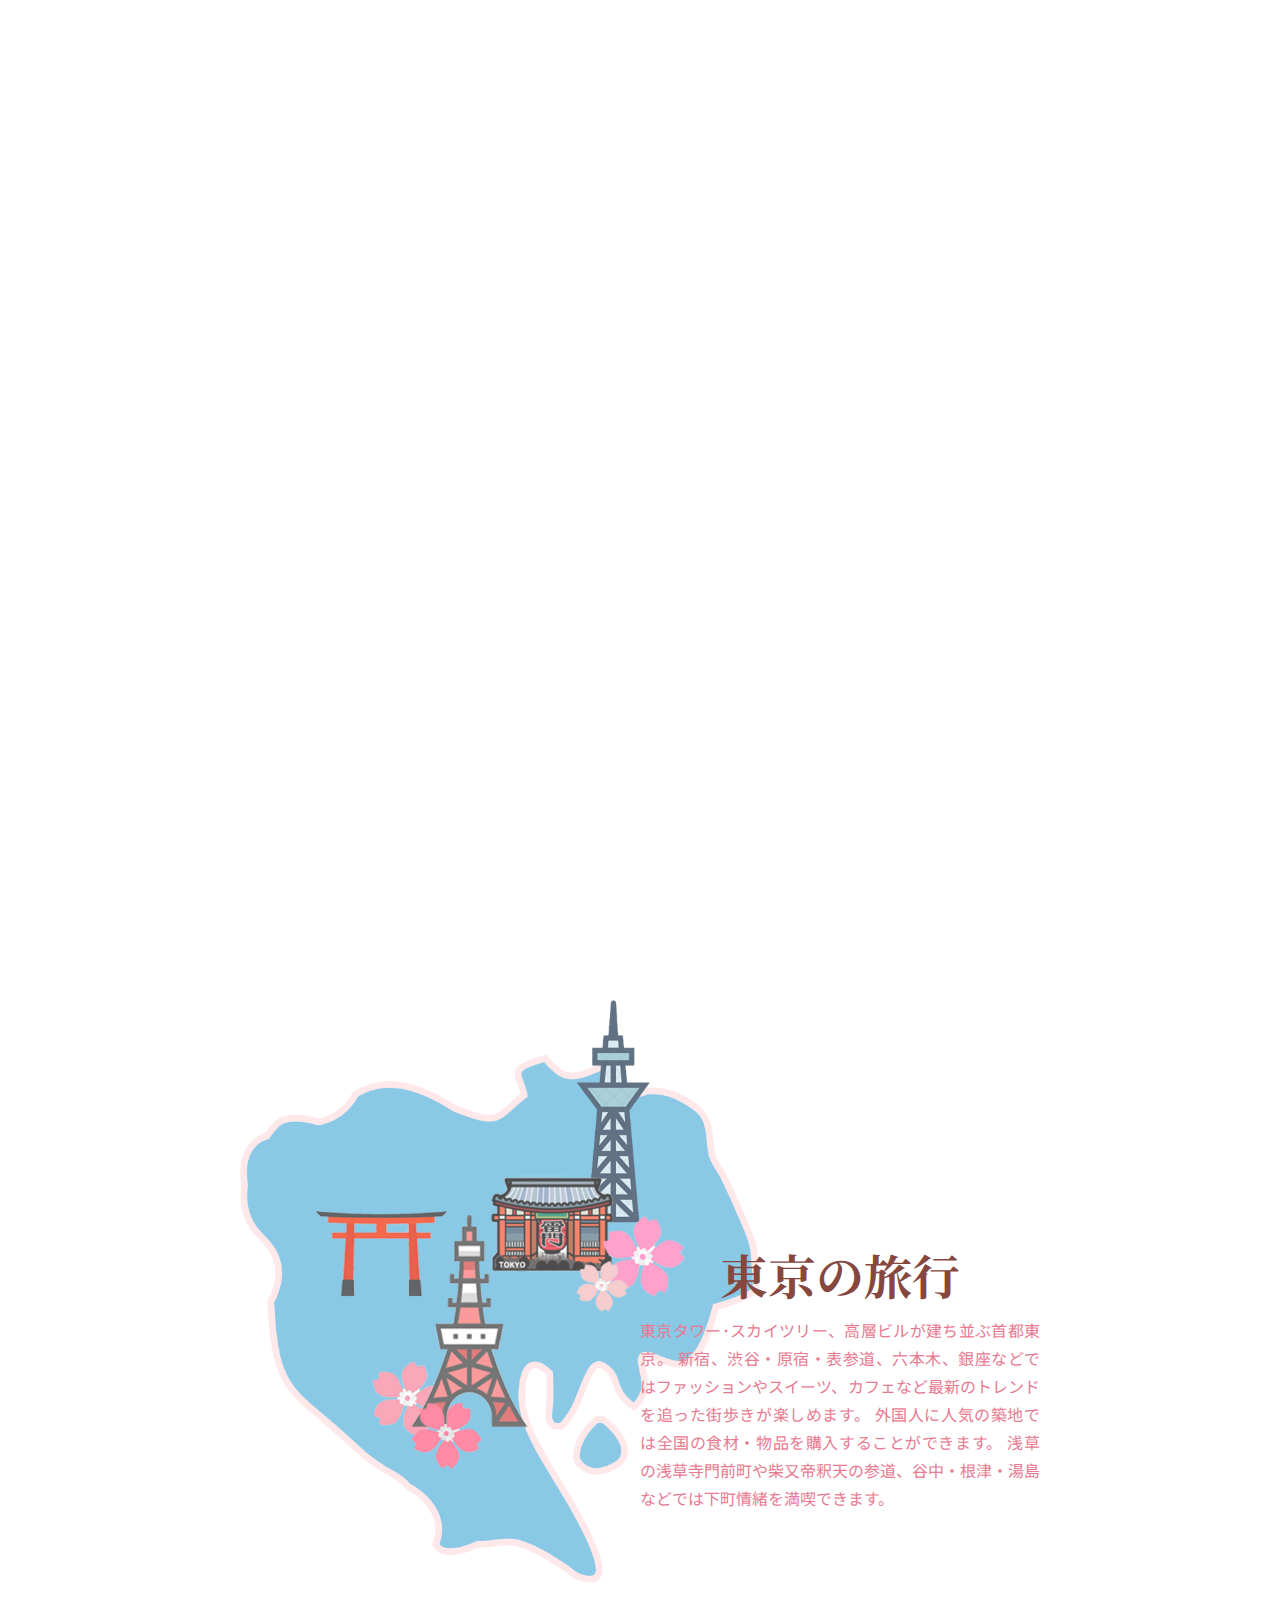
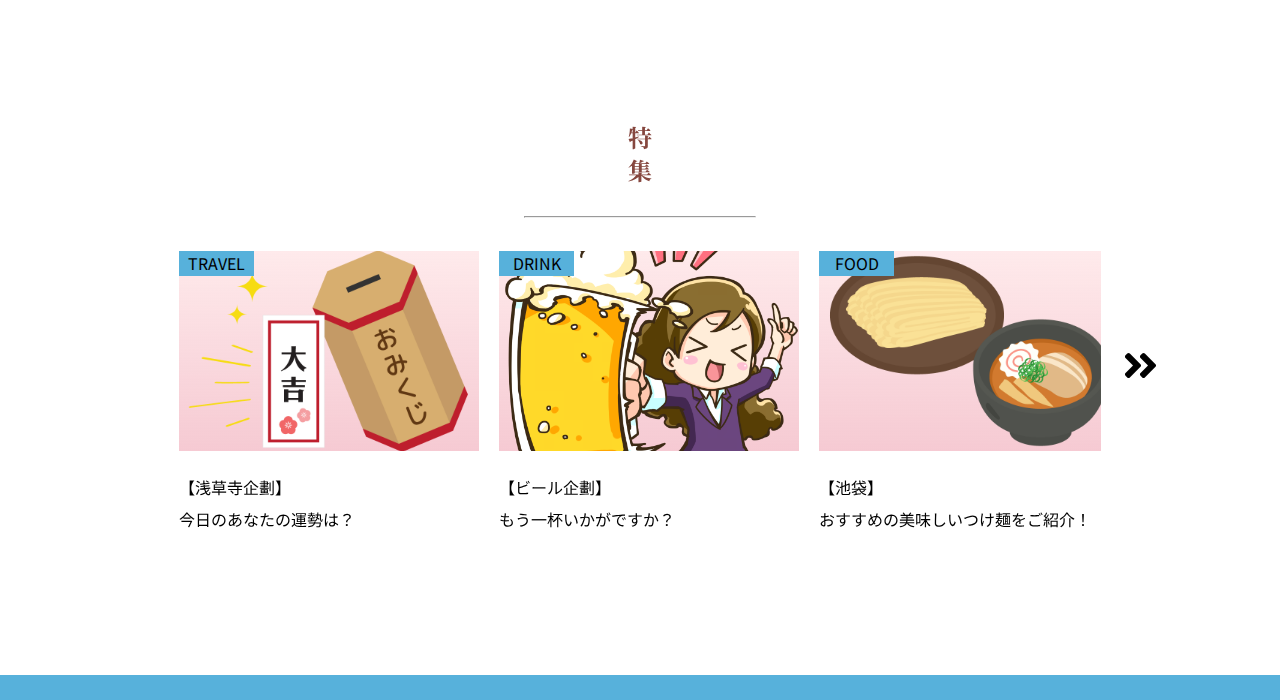
<file: index.html>
<!DOCTYPE html>
<html lang="en">

<head>
    <meta charset="UTF-8">
    <meta name="viewport" content="width=device-width, initial-scale=1.0">
    <title>Tokyo</title>

    <!-- font-awesome5.15.1 -->
    <link href="https://cdn.bootcdn.net/ajax/libs/font-awesome/5.15.1/css/all.css" rel="stylesheet">

    <style>
        @import "./CSS/same.css";
        @import "./CSS/index.css";
    </style>
</head>

<body>
    <img id="openBodyImg" src="./image/indexImg/LOGO_open.png" alt="">
    <div class="openBody"></div>
    <div class="openBody"></div>
    <div class="openBody"></div>
    <!-- <div class="closeBody"></div> -->

    <!-- 輪播區 -->
    <!-- hero section design -->
    <header>
        <div class="showSide"></div>
        <div class="showSide"></div>
        <div class="showSide"></div>
        <div class="showSide"></div>
    </header>
    <!-- 右上角ICON -->
    <!-- ICON點擊後出現全區連結區 -->
    <div id="myNavBox" class="overMenu">
        <div class="overMenuLink">
            <a href="./index.html">Home</a>
            <a href="#showBox">特集</a>
            <a href="./omikuji.html">【浅草寺企劃】</a>
            <a href="./beer.html">【ビール企劃】</a>

        </div>
        <!-- ICON按鈕 -->
        <div class="iconMenu" onclick="myIconBtn(this)">
            <div class="iconBox"></div>
            <div class="iconBox"></div>
            <div class="iconBox"></div>
        </div>
    </div>
    <div id="logoTokyo"></div>
    <!-- 主形象區 -->
    <section id="keyshow">
        <div class="keyshowInfo">
            <img src="./image/indexImg/tokyoMap.png" alt="">
        </div>
        <div class="keyshowInfo">東京の旅行</div>
        <div class="keyshowInfo">
            <p>
                東京タワー･スカイツリー、高層ビルが建ち並ぶ首都東京。
                新宿、渋谷・原宿・表参道、六本木、銀座などではファッションやスイーツ、カフェなど最新のトレンドを追った街歩きが楽しめます。
                外国人に人気の築地では全国の食材・物品を購入することができます。
                浅草の浅草寺門前町や柴又帝釈天の参道、谷中・根津・湯島などでは下町情緒を満喫できます。
            </p>
        </div>
    </section>
    <!-- 特集介紹區 -->
    <div id="spacial">
        <div id="spacialTitle">特集</div>
        <hr>
        <!-- 左右移動 -->
        <div id="forRightIcon" onclick="forRight()"><i class="fas fa-angle-double-right" style="font-size:40px;"></i>
        </div>
        <div id="forLeftIcon" onclick="forLeft()"><i class="fas fa-angle-double-left" style="font-size:40px;"></i>
        </div>
        <div id="spacialpage">
            <div id="showBox">
                <div class="sliderBox">
                    <a href="./omikuji.html">
                        <div>
                            <div>TRAVEL</div>
                            <img class="isImg" src="./image/indexImg/omikuji.png" alt="">
                        </div>
                        <div>【浅草寺企劃】<br>今日のあなたの運勢は？</div>
                    </a>
                </div>
                <div class="sliderBox">
                    <a href="./beer.html">
                        <div>
                            <div>DRINK</div>
                            <img src="./image/indexImg/izakaya_beer.png" alt="">
                        </div>
                        <div>【ビール企劃】<br>もう一杯いかがですか？</div>
                    </a>
                </div>
                <div class="sliderBox">
                    <a href="">
                        <div>
                            <div>FOOD</div>
                            <img src="./image/indexImg/tsukemen.png" alt="">
                        </div>
                        <div>【池袋】<br>おすすめの美味しいつけ麺をご紹介！</div>
                    </a>
                </div>
                <div class="sliderBox">
                    <a href="">
                        <div><img src="./image/indexImg/kouji.png" alt=""></div>
                        <div>ただいまサイト準備中<br>ご理解とご協力をお願い致します。</div>
                    </a>
                </div>
                <div class="sliderBox">
                    <a href="">
                        <div><img src="./image/indexImg/kouji.png" alt=""></div>
                        <div>ただいまサイト準備中<br>ご理解とご協力をお願い致します。</div>
                    </a>
                </div>
                <div class="sliderBox">
                    <a href="">
                        <div><img src="./image/indexImg/kouji.png" alt=""></div>
                        <div>ただいまサイト準備中<br>ご理解とご協力をお願い致します。</div>
                    </a>
                </div>
            </div>
        </div>
    </div>
    <footer></footer>
    <script src="./JavaScript/index.js" defer></script>

</body>

</html>
</file>
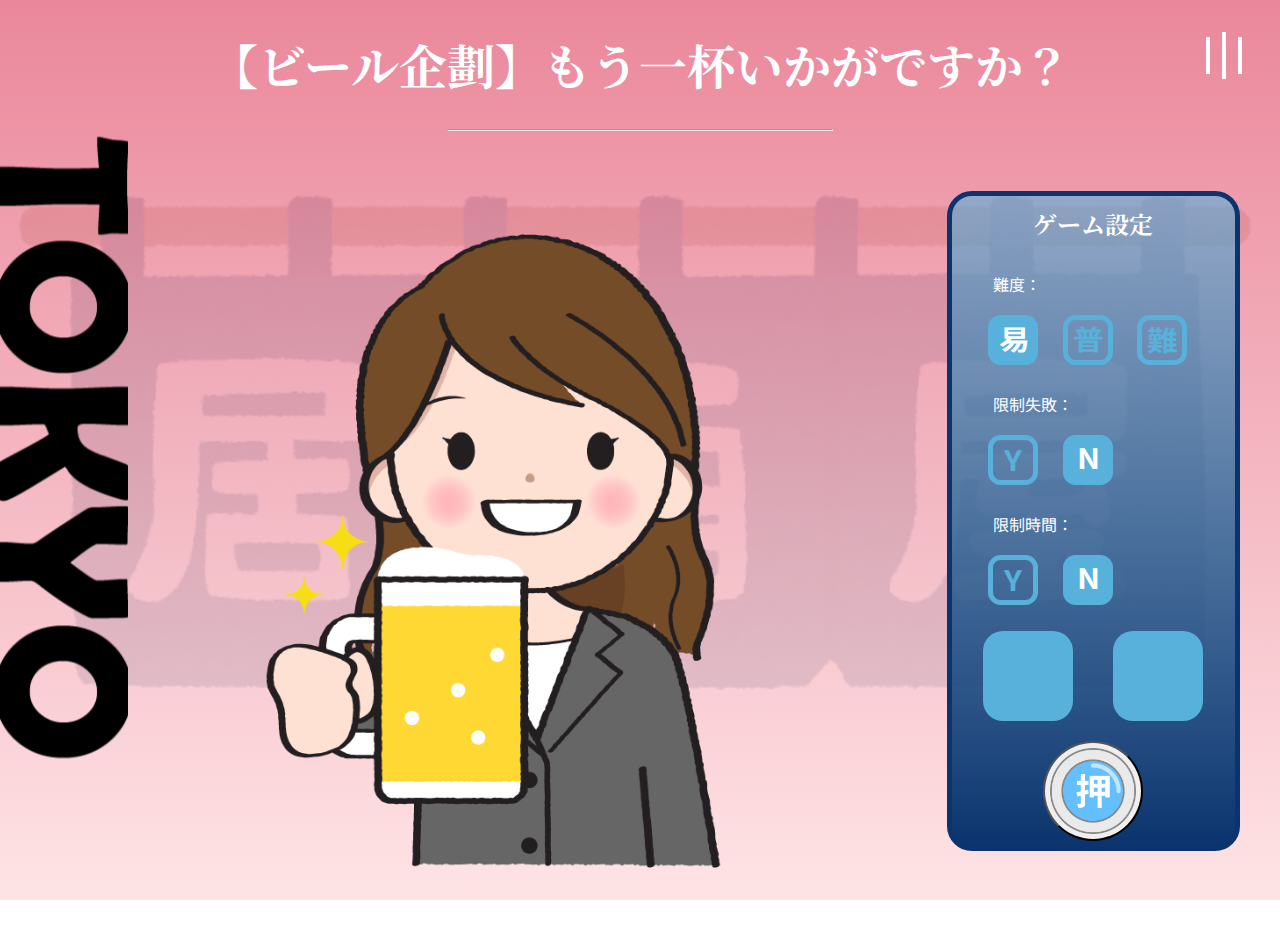
<file: beer.html>
<!DOCTYPE html>
<html lang="en">

<head>
    <meta charset="UTF-8">
    <meta name="viewport" content="width=device-width, initial-scale=1.0">
    <title>ビール</title>
    <style>
        @import "./CSS/same.css";
        @import "./CSS/beer.css";
    </style>
</head>

<body>
    <img id="openBodyImg" src="./image/indexImg/LOGO_open.png" alt="">
    <div class="openBody"></div>
    <div class="openBody"></div>
    <div class="openBody"></div>
    <!-- ICON點擊後出現全區連結區 -->
    <div id="myNavBox" class="overMenu">
        <div class="overMenuLink">
            <a href="./index.html">Home</a>
            <a href="./index.html#showBox">特集</a>
            <a href="./omikuji.html">【浅草寺企劃】</a>
        </div>
        <!-- ICON按鈕 -->
        <div class="iconMenu" onclick="myIconBtn(this)">
            <div class="iconBox"></div>
            <div class="iconBox"></div>
            <div class="iconBox"></div>
        </div>
    </div>
    <div id="logoTokyo"></div>
    <div id="thisTitle">【ビール企劃】もう一杯いかがですか？</div>
    <hr>
    <div class="beerCardGame">
        <div id="gameZone">
            <div id="box"></div>
            <div id="boxImg"></div>
            <div id="finish">
                <img id="spacebeer" src="./image/beerImg/mug_space.png" alt=""><img id="fullbeer"
                    src="./image/beerImg/mug_full.png" alt="">
            </div>
            <div id="kanpai"><img src="./image/beerImg/beer_kanpai.png" alt=""></div>
        </div>
        <div id="gamePanel">
            <div>ゲーム設定</div>
            <div class="gameRadio">
                <p>難度：</p>
                <input type="radio" checked name="diffRadio" class="gameDiff" id="setEasy" value="4">
                <label for="setEasy"><svg xmlns="http://www.w3.org/2000/svg" xmlns:xlink="http://www.w3.org/1999/xlink"
                        width="58.5px" height="58.5px">
                        <path fill-rule="evenodd" stroke="var(--tokyoColor01)" stroke-width="5px" stroke-linecap="butt"
                            stroke-linejoin="miter" fill="none"
                            d="M15.500,5.500 L40.500,5.500 C46.023,5.500 50.500,9.977 50.500,15.500 L50.500,40.500 C50.500,46.023 46.023,50.500 40.500,50.500 L15.500,50.500 C9.977,50.500 5.500,46.023 5.500,40.500 L5.500,15.500 C5.500,9.977 9.977,5.500 15.500,5.500 Z" />
                        <text kerning="auto" font-family="Adobe Fan Heiti Std" fill="var(--tokyoColor01)"
                            transform="matrix( 1.43097281198396, 0, 0, 1.30072592031918,14.4259169033086, 38.1715475805333)"
                            font-size="21.526px">
                            <tspan font-size="21.526px" font-family="Noto Sans JP" font-weight="bold">&#26131;</tspan>
                        </text>
                    </svg></label>
                <input type="radio" name="diffRadio" class="gameDiff" id="setNormal" value="6">
                <label for="setNormal"><svg xmlns="http://www.w3.org/2000/svg"
                        xmlns:xlink="http://www.w3.org/1999/xlink" width="58.5px" height="58.5px">
                        <path fill-rule="evenodd" stroke="var(--tokyoColor01)" stroke-width="5px" stroke-linecap="butt"
                            stroke-linejoin="miter" fill="none"
                            d="M15.500,5.500 L40.500,5.500 C46.023,5.500 50.500,9.977 50.500,15.500 L50.500,40.500 C50.500,46.023 46.023,50.500 40.500,50.500 L15.500,50.500 C9.977,50.500 5.500,46.023 5.500,40.500 L5.500,15.500 C5.500,9.977 9.977,5.500 15.500,5.500 Z" />
                        <text kerning="auto" font-family="Adobe Fan Heiti Std" fill="var(--tokyoColor01)"
                            transform="matrix( 1.43097281198396, 0, 0, 1.30072592031918,13.4164905822423, 37.9592662416493)"
                            font-size="21.526px">
                            <tspan font-size="21.526px" font-family="Noto Sans JP" font-weight="bold">&#26222;</tspan>
                        </text>
                    </svg></label>
                <input type="radio" name="diffRadio" class="gameDiff" id="setDifficult" value="9">
                <label for="setDifficult"><svg xmlns="http://www.w3.org/2000/svg"
                        xmlns:xlink="http://www.w3.org/1999/xlink" width="58.5px" height="58.5px">
                        <path fill-rule="evenodd" stroke="var(--tokyoColor01)" stroke-width="5px" stroke-linecap="butt"
                            stroke-linejoin="miter" fill="none"
                            d="M15.500,5.500 L40.500,5.500 C46.023,5.500 50.500,9.977 50.500,15.500 L50.500,40.500 C50.500,46.023 46.023,50.500 40.500,50.500 L15.500,50.500 C9.977,50.500 5.500,46.023 5.500,40.500 L5.500,15.500 C5.500,9.977 9.977,5.500 15.500,5.500 Z" />
                        <text kerning="auto" font-family="Adobe Fan Heiti Std" fill="var(--tokyoColor01)"
                            transform="matrix( 1.43097281198396, 0, 0, 1.30072592031918,12.6529415892605, 39.3539074421034)"
                            font-size="21.526px">
                            <tspan font-size="21.526px" font-family="Noto Sans JP" font-weight="bold">&#38627;</tspan>
                        </text>
                    </svg></label>
            </div>
            <div class="gameRadio">
                <p>限制失敗：</p>
                <input type="radio" name="loseRadio" class="loseLimit" id="loseLimitYes" value="true">
                <label for="loseLimitYes"><svg xmlns="http://www.w3.org/2000/svg"
                        xmlns:xlink="http://www.w3.org/1999/xlink" width="58.5px" height="58.5px">
                        <path fill-rule="evenodd" stroke="var(--tokyoColor01)" stroke-width="5px" stroke-linecap="butt"
                            stroke-linejoin="miter" fill="none"
                            d="M15.500,5.500 L40.500,5.500 C46.023,5.500 50.500,9.977 50.500,15.500 L50.500,40.500 C50.500,46.023 46.023,50.500 40.500,50.500 L15.500,50.500 C9.977,50.500 5.500,46.023 5.500,40.500 L5.500,15.500 C5.500,9.977 9.977,5.500 15.500,5.500 Z" />
                        <text kerning="auto" font-family="Adobe Fan Heiti Std" fill="var(--tokyoColor01)"
                            transform="matrix( 1.43097281198396, 0, 0, 1.30072592031918,19.0879013269639, 39.4058073625534)"
                            font-size="21.526px">
                            <tspan font-size="21.526px" font-family="Noto Sans JP" font-weight="bold">Y</tspan>
                        </text>
                    </svg></label>
                <input type="radio" checked name="loseRadio" class="loseLimit" id="loseLimitNo" value="false">
                <label for="loseLimitNo"><svg xmlns="http://www.w3.org/2000/svg"
                        xmlns:xlink="http://www.w3.org/1999/xlink" width="58.5px" height="58.5px">
                        <path fill-rule="evenodd" stroke="var(--tokyoColor01)" stroke-width="5px" stroke-linecap="butt"
                            stroke-linejoin="miter" fill="none"
                            d="M15.500,5.500 L40.500,5.500 C46.023,5.500 50.500,9.977 50.500,15.500 L50.500,40.500 C50.500,46.023 46.023,50.500 40.500,50.500 L15.500,50.500 C9.977,50.500 5.500,46.023 5.500,40.500 L5.500,15.500 C5.500,9.977 9.977,5.500 15.500,5.500 Z" />
                        <text kerning="auto" font-family="Adobe Fan Heiti Std" fill="var(--tokyoColor01)"
                            transform="matrix( 1.43097281198396, 0, 0, 1.30072592031918,16.5035989288452, 37.4058073625534)"
                            font-size="21.526px">
                            <tspan font-size="21.526px" font-family="Noto Sans JP" font-weight="bold">N</tspan>
                        </text>
                    </svg></label>
            </div>
            <div class="gameRadio">
                <p>限制時間：</p>
                <input type="radio" name="timeRadio" class="timeLimit" id="timeLimitYes" value="true">
                <label for="timeLimitYes"><svg xmlns="http://www.w3.org/2000/svg"
                        xmlns:xlink="http://www.w3.org/1999/xlink" width="58.5px" height="58.5px">
                        <path fill-rule="evenodd" stroke="var(--tokyoColor01)" stroke-width="5px" stroke-linecap="butt"
                            stroke-linejoin="miter" fill="none"
                            d="M15.500,5.500 L40.500,5.500 C46.023,5.500 50.500,9.977 50.500,15.500 L50.500,40.500 C50.500,46.023 46.023,50.500 40.500,50.500 L15.500,50.500 C9.977,50.500 5.500,46.023 5.500,40.500 L5.500,15.500 C5.500,9.977 9.977,5.500 15.500,5.500 Z" />
                        <text kerning="auto" font-family="Adobe Fan Heiti Std" fill="var(--tokyoColor01)"
                            transform="matrix( 1.43097281198396, 0, 0, 1.30072592031918,19.0879013269639, 39.4058073625534)"
                            font-size="21.526px">
                            <tspan font-size="21.526px" font-family="Noto Sans JP" font-weight="bold">Y</tspan>
                        </text>
                    </svg></label>
                <input type="radio" checked name="timeRadio" class="timeLimit" id="timeLimitNo" value="false">
                <label for="timeLimitNo"><svg xmlns="http://www.w3.org/2000/svg"
                        xmlns:xlink="http://www.w3.org/1999/xlink" width="58.5px" height="58.5px">
                        <path fill-rule="evenodd" stroke="var(--tokyoColor01)" stroke-width="5px" stroke-linecap="butt"
                            stroke-linejoin="miter" fill="none"
                            d="M15.500,5.500 L40.500,5.500 C46.023,5.500 50.500,9.977 50.500,15.500 L50.500,40.500 C50.500,46.023 46.023,50.500 40.500,50.500 L15.500,50.500 C9.977,50.500 5.500,46.023 5.500,40.500 L5.500,15.500 C5.500,9.977 9.977,5.500 15.500,5.500 Z" />
                        <text kerning="auto" font-family="Adobe Fan Heiti Std" fill="var(--tokyoColor01)"
                            transform="matrix( 1.43097281198396, 0, 0, 1.30072592031918,16.5035989288452, 37.4058073625534)"
                            font-size="21.526px">
                            <tspan font-size="21.526px" font-family="Noto Sans JP" font-weight="bold">N</tspan>
                        </text>
                    </svg></label>
            </div>
            <div>
                <div id="showLimitTime"></div>
                <div id="showLimitlose"></div>
            </div>
            <button id="gameStart"></button>
        </div>
    </div>
    <div id="cheat"></div>
    <script src="./JavaScript/beer.js"></script>
</body>

</html>
</file>
